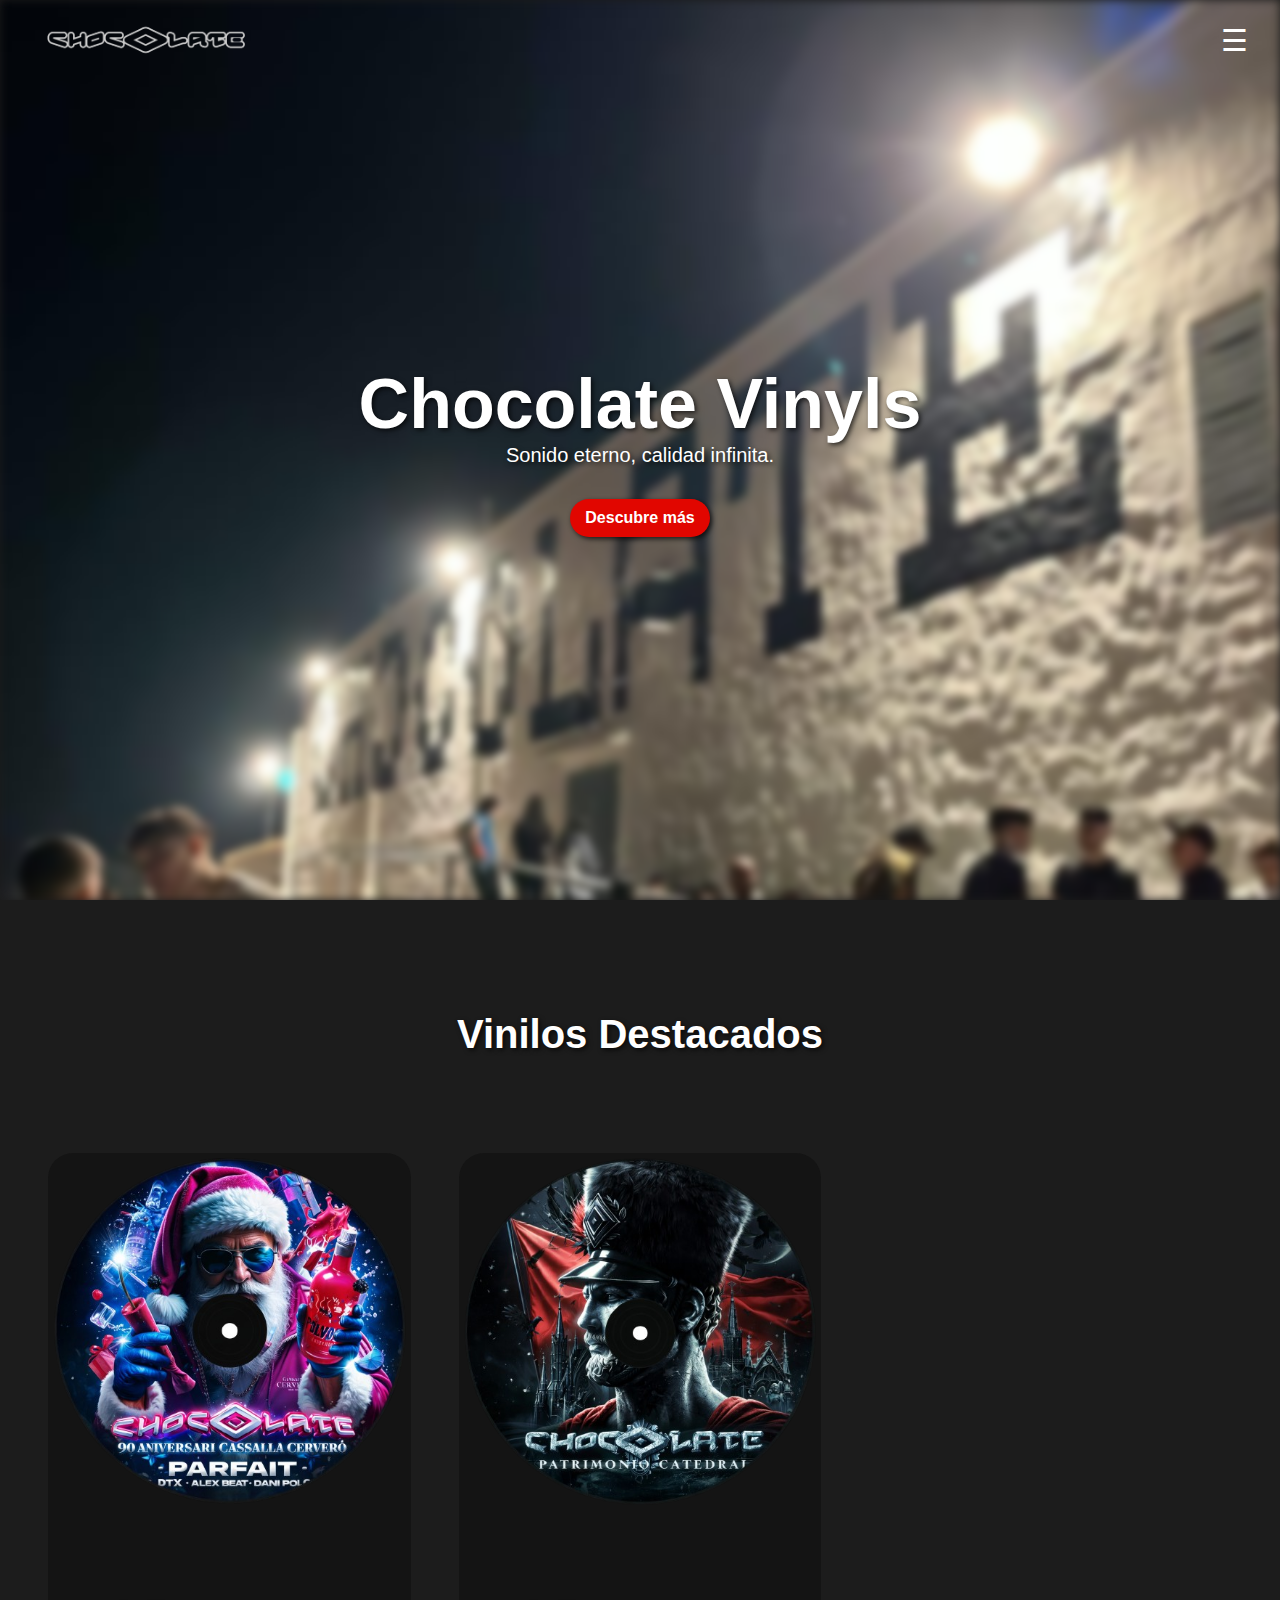
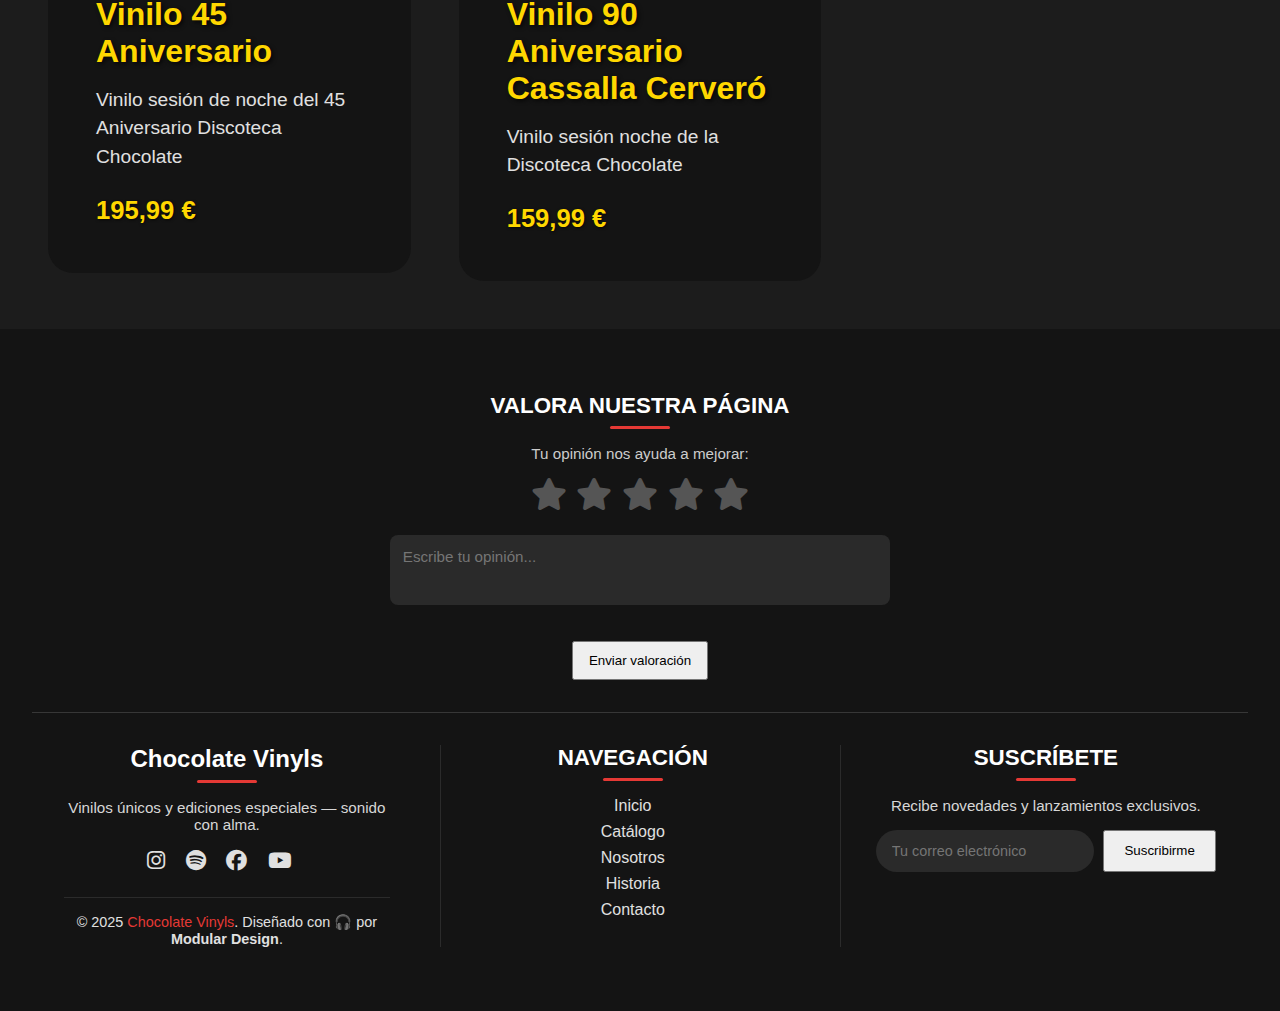
<file: frontend/index.html>
<!DOCTYPE html>
<html lang="es">

<head>
  <meta charset="UTF-8">
  <meta name="viewport" content="width=device-width, initial-scale=1.0">
  <title>Chocolate Vinyls</title>

  <link rel="stylesheet" href="css/estilos/estilos.css">

  <link rel="preconnect" href="https://fonts.googleapis.com">
  <link rel="preconnect" href="https://fonts.gstatic.com" crossorigin>
  <link href="https://fonts.googleapis.com/css2?family=Cabin:wght@400;700&family=Cormorant&display=swap"
    rel="stylesheet">

  <link rel="stylesheet"
        href="https://cdnjs.cloudflare.com/ajax/libs/font-awesome/6.5.0/css/all.min.css">
</head>

<body>

<header class="header-inicio">
  <div class="logo">
    <a href="index.html">
      <img src="img/logo.png" alt="Logo de la empresa">
    </a>
  </div>

  <button class="hamburger-btn" id="hamburger-btn">☰</button>

  <nav class="menu-lateral" id="menu-lateral">
    <ul>
      <li><a href="#index">Inicio</a></li>
      <li><a href="https://modulardesign-production.up.railway.app/catalogo/catalogo.php">Catálogo</a></li>
      <li><a href="nosotros.html">Nosotros</a></li>
      <li><a href="contacto.html">Contacto</a></li>
      <a href="https://modulardesign-production.up.railway.app/auth/login.php" class="boton-descubre">Gestión catálogo</a>
    </ul>
  </nav>
</header>

<main>

  <section id="index" class="hero">
    <div class="hero-fondo"></div>
    <div class="hero-texto">
      <h1 class="titulo-hero">Chocolate Vinyls</h1>
      <p class="eslogan">Sonido eterno, calidad infinita.</p>
      <a href="../backend/catalogo/catalogo.php" class="boton-descubre">Descubre más</a>
    </div>
  </section>

  <section id="catalogo" class="catalogo">
    <h2>Vinilos Destacados</h2>

    <div class="vinilo">
      <img src="img/images_vinilos/vinilo_13dic.png"
           alt="Vinilo 45 Aniversario"
           class="vinilo-imagen">
      <div class="vinilo-info">
        <h3 class="vinilo-titulo">Vinilo 45 Aniversario</h3>
        <p class="vinilo-descripcion">
          Vinilo sesión de noche del 45 Aniversario Discoteca Chocolate
        </p>
        <p class="vinilo-precio">195,99 €</p>
      </div>
    </div>

    <div class="vinilo">
      <img src="img/images_vinilos/vinilo_10ene.png"
           alt="Vinilo 90 Aniversario Cassalla Cerveró"
           class="vinilo-imagen">
      <div class="vinilo-info">
        <h3 class="vinilo-titulo">Vinilo 90 Aniversario Cassalla Cerveró</h3>
        <p class="vinilo-descripcion">
          Vinilo sesión noche de la Discoteca Chocolate
        </p>
        <p class="vinilo-precio">159,99 €</p>
      </div>
    </div>
  </section>

</main>

<footer class="footer">

  <!-- Zona superior: valoración -->
  <div class="footer-rating-top">
    <h3 class="footer-subtitle">Valora nuestra página</h3>
    <div class="footer-line"></div>
    <p class="rating-label">Tu opinión nos ayuda a mejorar:</p>

    <div class="stars">
      <i class="fas fa-star" data-value="1"></i>
      <i class="fas fa-star" data-value="2"></i>
      <i class="fas fa-star" data-value="3"></i>
      <i class="fas fa-star" data-value="4"></i>
      <i class="fas fa-star" data-value="5"></i>
    </div>

    <textarea class="rating-text" placeholder="Escribe tu opinión..." rows="2"></textarea>
    <button class="footer-button rating-submit">Enviar valoración</button>
  </div>

  <div class="footer-divider"></div>

  <div class="footer-container">

    <!-- Columna 1 -->
    <div class="footer-section">
      <h2 class="footer-title">Chocolate Vinyls</h2>
      <div class="footer-line"></div>
      <p class="footer-description">
        Vinilos únicos y ediciones especiales — sonido con alma.
      </p>

      <div class="social-links">
        <a href="#"><i class="fab fa-instagram"></i></a>
        <a href="#"><i class="fab fa-spotify"></i></a>
        <a href="#"><i class="fab fa-facebook"></i></a>
        <a href="#"><i class="fab fa-youtube"></i></a>
      </div>

      <div class="footer-bottom">
        © 2025 <span>Chocolate Vinyls</span>. Diseñado con 🎧 por
        <strong>Modular Design</strong>.
      </div>
    </div>

    <!-- Columna 2 -->
    <div class="footer-section">
      <h3 class="footer-subtitle">Navegación</h3>
      <div class="footer-line"></div>
      <ul class="footer-links">
        <li><a href="index.html">Inicio</a></li>
        <li><a href="../backend/catalogo/catalogo.php">Catálogo</a></li>
        <li><a href="nosotros.html">Nosotros</a></li>
        <li><a href="nosotros.html">Historia</a></li>
        <li><a href="contacto.html">Contacto</a></li>
      </ul>
    </div>

    <!-- Columna 3 -->
    <div class="footer-section">
      <h3 class="footer-subtitle">Suscríbete</h3>
      <div class="footer-line"></div>
      <p class="footer-description">
        Recibe novedades y lanzamientos exclusivos.
      </p>
      <form class="footer-form" onsubmit="return false;">
        <input type="email" class="footer-input"
               placeholder="Tu correo electrónico" required>
        <button type="submit" class="footer-button">Suscribirme</button>
      </form>
    </div>

  </div>
</footer>

<!-- ✅ JS CORRECTO SEGÚN TU ESTRUCTURA -->
<script src="menu_hamburgesa.js"></script>

</body>
</html>
</file>
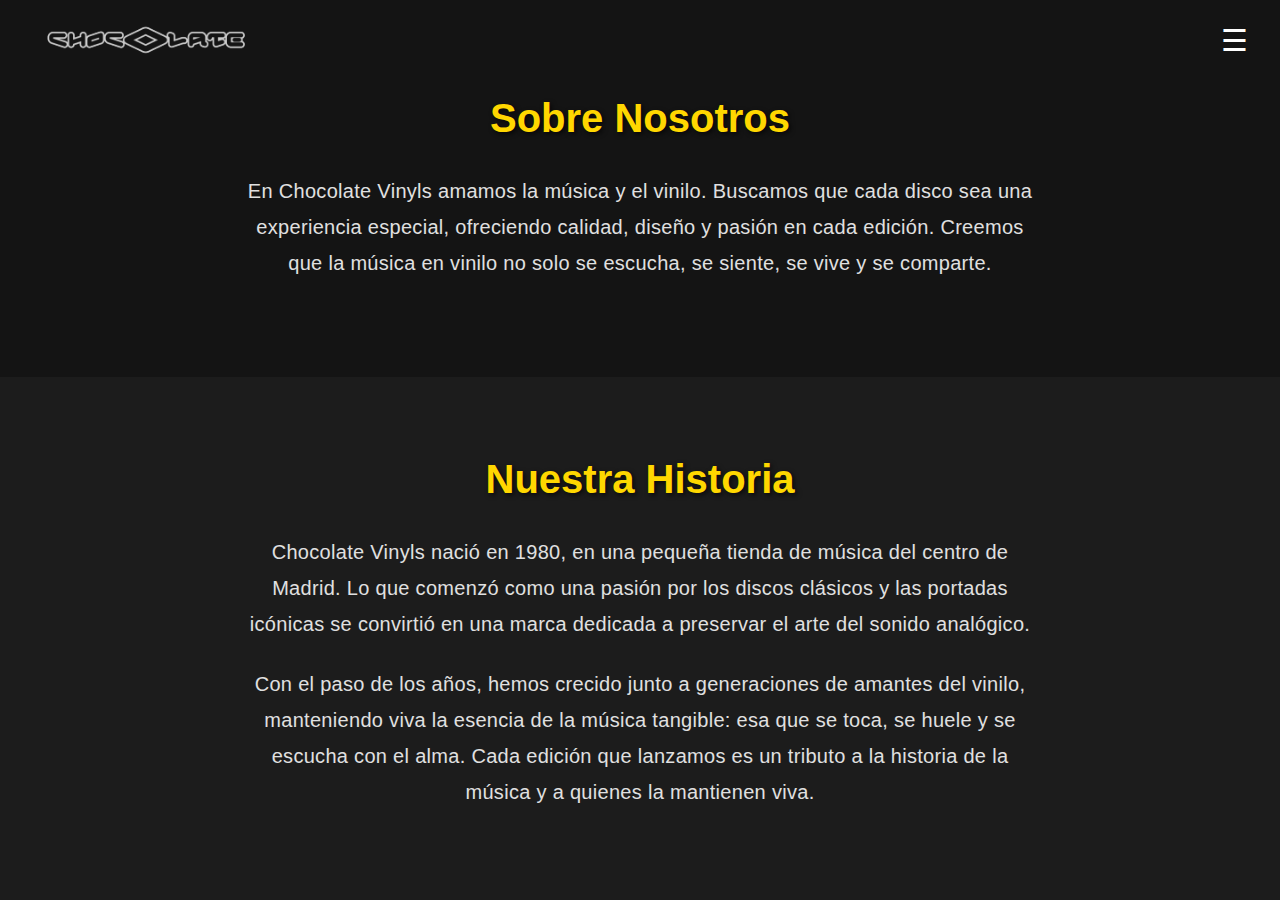
<file: nosotros.html>
<!DOCTYPE html>
<html lang="en">

<head>
    <meta charset="UTF-8">
    <meta name="viewport" content="width=device-width, initial-scale=1.0">
    <title>Nosotros</title>
    <link rel="stylesheet" href="estilos/estilos.css">
</head>

<body>
    <header class="header-inicio">
        <div class="logo">
            <img src="images/logo.png" alt="Logo de la empresa">
        </div>

        <button class="hamburger-btn" id="hamburger-btn">☰</button>

        <nav class="menu-lateral" id="menu-lateral">
            <ul>
                <li><a href="#index">Inicio</a></li>
                <li><a href="#catalogo">Catálogo</a></li>
                <li><a href="nosotros.html">Nosotros</a></li>
                <li><a href="#contacto">Contacto</a></li>
            </ul>
        </nav>
    </header>
    <!-- SOBRE NOSOTROS -->
    <section id="nosotros" class="nosotros-seccion">
        <h2 class="nosotros-titulo">Sobre Nosotros</h2>
        <p class="nosotros-texto">
            En Chocolate Vinyls amamos la música y el vinilo. Buscamos que cada disco sea una experiencia especial,
            ofreciendo calidad, diseño y pasión en cada edición. Creemos que la música en vinilo no solo se escucha,
            se siente, se vive y se comparte.
        </p>
    </section>

    <!-- HISTORIA (usa las mismas clases que "Sobre Nosotros" para respetar el estilo) -->
    <section id="historia" class="historia-seccion">
        <h2 class="nosotros-titulo">Nuestra Historia</h2>
        <p class="nosotros-texto">
            Chocolate Vinyls nació en 1980, en una pequeña tienda de música del centro de Madrid.
            Lo que comenzó como una pasión por los discos clásicos y las portadas icónicas se convirtió en
            una marca dedicada a preservar el arte del sonido analógico.
        </p>
        <p class="nosotros-texto">
            Con el paso de los años, hemos crecido junto a generaciones de amantes del vinilo,
            manteniendo viva la esencia de la música tangible: esa que se toca, se huele y se escucha
            con el alma. Cada edición que lanzamos es un tributo a la historia de la música
            y a quienes la mantienen viva.
        </p>
    </section>
</body>

</html>
</file>
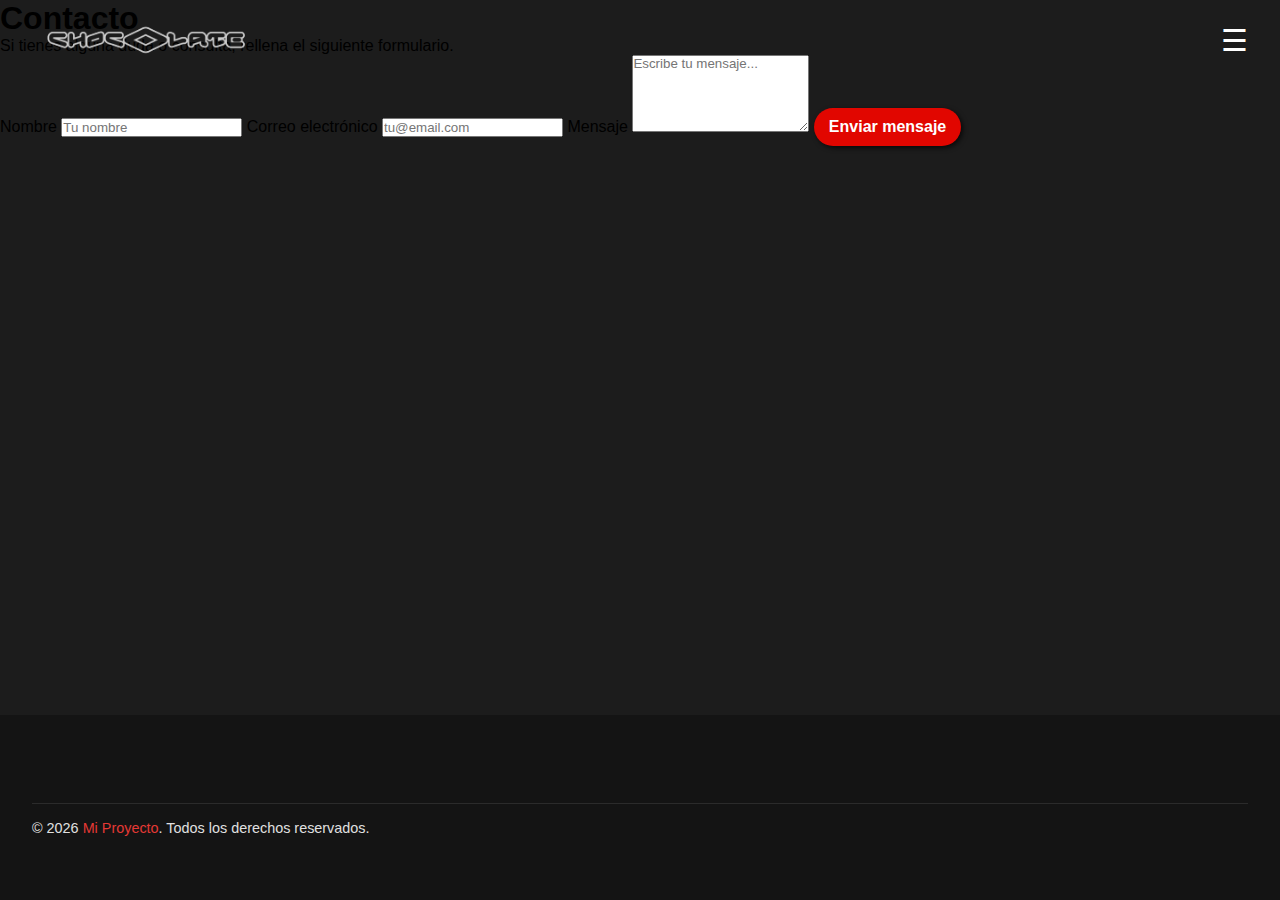
<file: frontend/contacto.html>
<!DOCTYPE html>
<html lang="es">
<head>
    <meta charset="UTF-8">
    <title>Contacto</title>

    <!-- Estilos -->
    <link rel="stylesheet" href="css/estilos/estilos.css">

    <!-- Responsive -->
    <meta name="viewport" content="width=device-width, initial-scale=1.0">
</head>
<body>

<header class="header-inicio">
    <div class="logo">
        <a href="index.html">
            <img src="img/logo.png" alt="Logo de la empresa">
        </a>
    </div>

    <button class="hamburger-btn" id="hamburger-btn">☰</button>

    <nav class="menu-lateral" id="menu-lateral">
        <ul>
            <li><a href="index.html">Inicio</a></li>
            <li><a href="../backend/catalogo/catalogo.php">Catálogo</a></li>
            <li><a href="nosotros.html">Nosotros</a></li>
            <li><a href="contacto.html">Contacto</a></li>
            <li><a href="../backend/auth/login.php" class="boton-descubre">Gestión catálogo</a></li>
        </ul>
    </nav>
</header>

<!-- CONTENIDO PRINCIPAL -->
<main class="contacto-layout">
    <section class="contacto-card">
        <h1>Contacto</h1>
        <p>Si tienes alguna duda o consulta, rellena el siguiente formulario.</p>

        <form class="contacto-form" action="#" method="post">
            <label for="nombre">Nombre</label>
            <input type="text" id="nombre" name="nombre" placeholder="Tu nombre" required>

            <label for="email">Correo electrónico</label>
            <input type="email" id="email" name="email" placeholder="tu@email.com" required>

            <label for="mensaje">Mensaje</label>
            <textarea id="mensaje" name="mensaje" rows="5" placeholder="Escribe tu mensaje..." required></textarea>

            <button type="submit" class="boton-base">Enviar mensaje</button>
        </form>
    </section>
</main>

<!-- FOOTER -->
<footer class="footer">
    <div class="footer-bottom">
        <p>&copy; 2026 <span>Mi Proyecto</span>. Todos los derechos reservados.</p>
    </div>
</footer>

<!-- JavaScript -->
<script src="../backend/menu_hamburgesa.js"></script>

</body>
</html>
</file>
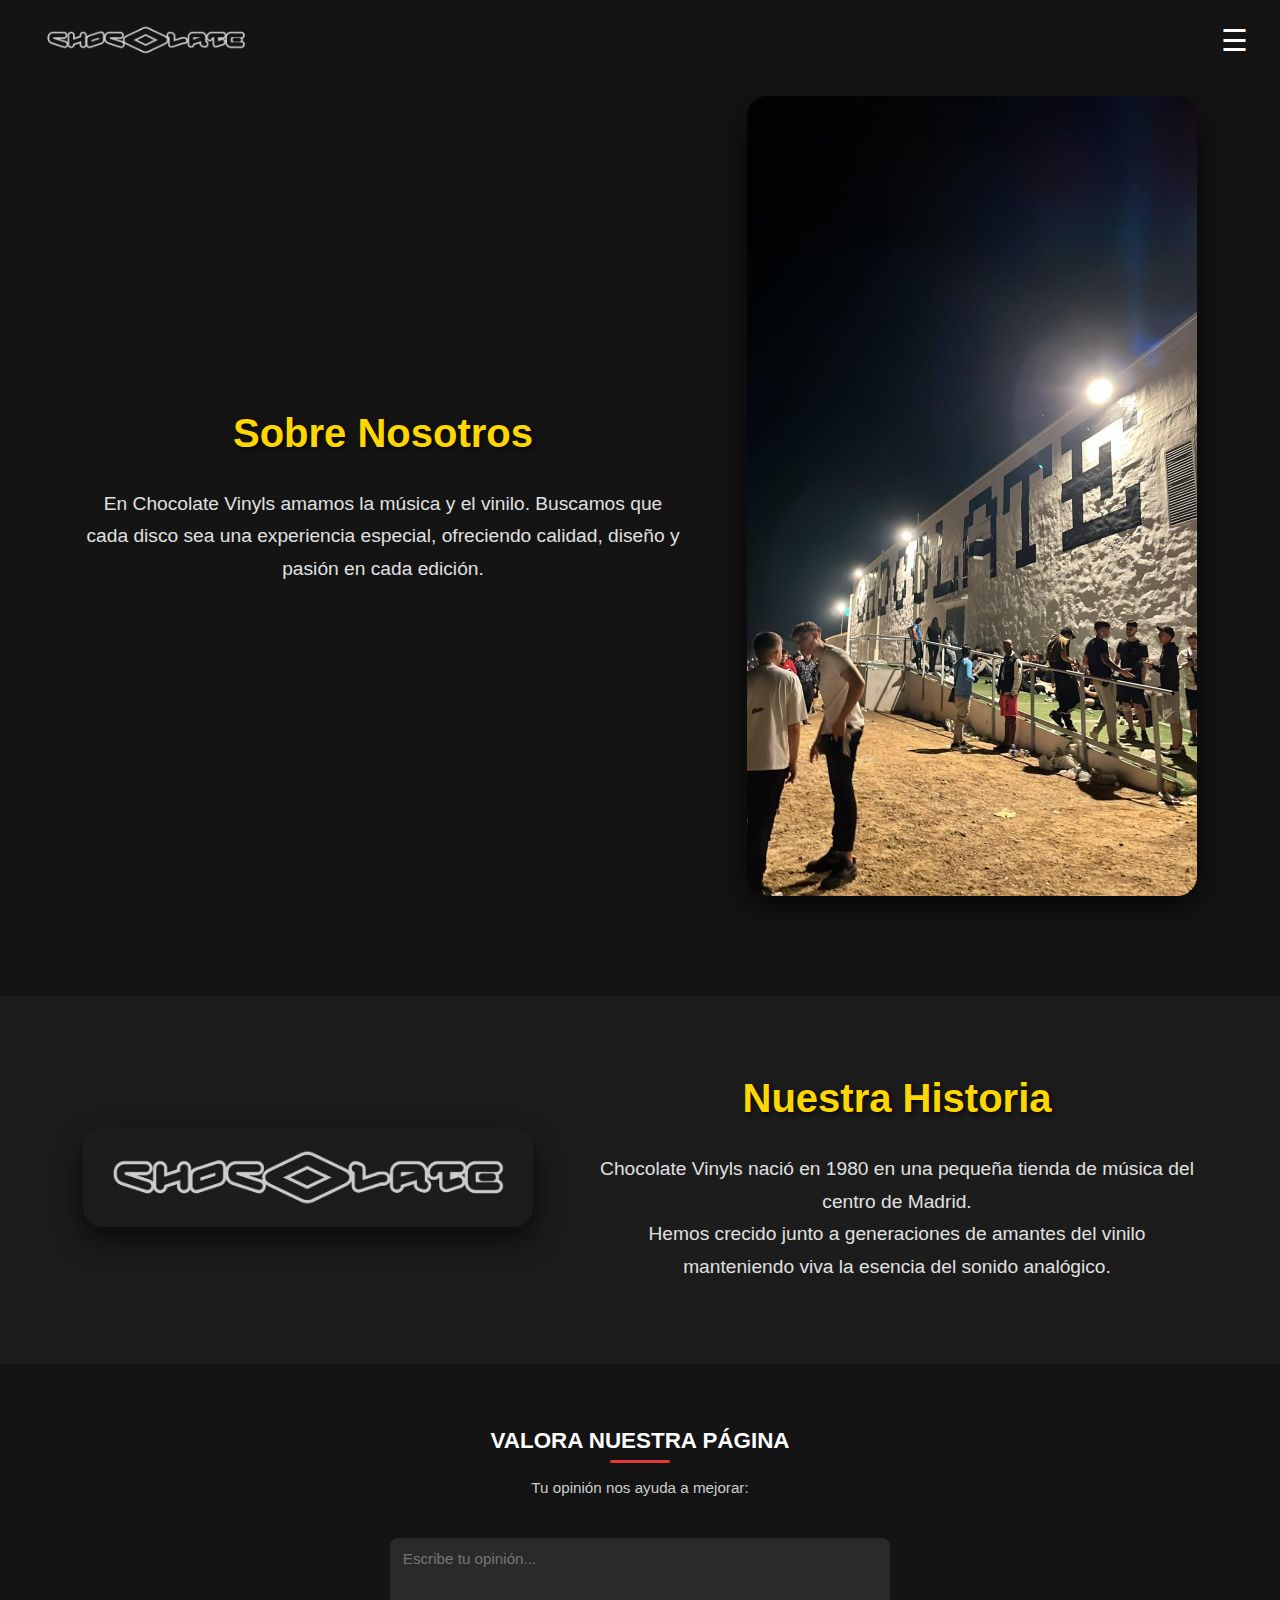
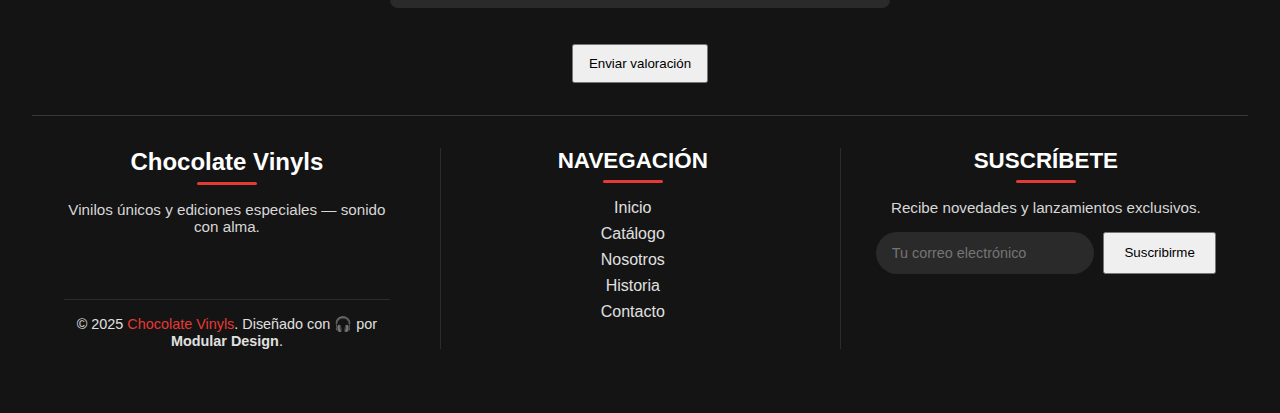
<file: frontend/nosotros.html>
<!DOCTYPE html>
<html lang="en">

<head>
    <meta charset="UTF-8">
    <meta name="viewport" content="width=device-width, initial-scale=1.0">
    <title>Nosotros</title>
    <link rel="stylesheet" href="css/estilos/estilos.css">
</head>

<body>
    <header class="header-inicio">
        <div class="logo">
            <a href="index.html">
                <img src="img/logo.png" alt="Logo de la empresa">
            </a>
        </div>

        <button class="hamburger-btn" id="hamburger-btn">☰</button>

        <nav class="menu-lateral" id="menu-lateral">
            <ul>
                <li><a href="index.html">Inicio</a></li>
                <li><a href="../backend/catalogo/catalogo.php">Catálogo</a></li>
                <li><a href="nosotros.html">Nosotros</a></li>
                <li><a href="#contacto">Contacto</a></li>
                <a href="../backend/auth/login.php" class="boton-descubre">Gestión catálogo</a>
            </ul>
        </nav>
    </header>
    <!-- SOBRE NOSOTROS -->
    <section id="nosotros" class="nosotros-seccion nosotros-flex">
        <div class="nosotros-contenido">
            <h2 class="nosotros-titulo">Sobre Nosotros</h2>
            <p class="nosotros-texto">
                En Chocolate Vinyls amamos la música y el vinilo. Buscamos que cada disco sea una experiencia especial,
                ofreciendo calidad, diseño y pasión en cada edición.
            </p>
        </div>

        <div class="nosotros-imagen">
            <img src="img/imagen_fondo_main.jpg" alt="Vinilos clásicos">
        </div>
    </section>


    <section id="historia" class="historia-seccion nosotros-flex reverse">
        <div class="nosotros-contenido">
            <h2 class="nosotros-titulo">Nuestra Historia</h2>
            <p class="nosotros-texto">
                Chocolate Vinyls nació en 1980 en una pequeña tienda de música del centro de Madrid.
            </p>
            <p class="nosotros-texto">
                Hemos crecido junto a generaciones de amantes del vinilo manteniendo viva la esencia del sonido
                analógico.
            </p>
        </div>

        <div class="nosotros-imagen">
            <img src="img/logo.png" alt="Historia del vinilo">
        </div>
    </section>

    <footer class="footer">

  <!-- Zona superior: valoración -->
  <div class="footer-rating-top">
    <h3 class="footer-subtitle">Valora nuestra página</h3>
    <div class="footer-line"></div>
    <p class="rating-label">Tu opinión nos ayuda a mejorar:</p>

    <div class="stars">
      <i class="fas fa-star" data-value="1"></i>
      <i class="fas fa-star" data-value="2"></i>
      <i class="fas fa-star" data-value="3"></i>
      <i class="fas fa-star" data-value="4"></i>
      <i class="fas fa-star" data-value="5"></i>
    </div>

    <textarea class="rating-text" placeholder="Escribe tu opinión..." rows="2"></textarea>
    <button class="footer-button rating-submit">Enviar valoración</button>
  </div>

  <div class="footer-divider"></div>

  <div class="footer-container">

    <!-- Columna 1 -->
    <div class="footer-section">
      <h2 class="footer-title">Chocolate Vinyls</h2>
      <div class="footer-line"></div>
      <p class="footer-description">
        Vinilos únicos y ediciones especiales — sonido con alma.
      </p>

      <div class="social-links">
        <a href="#"><i class="fab fa-instagram"></i></a>
        <a href="#"><i class="fab fa-spotify"></i></a>
        <a href="#"><i class="fab fa-facebook"></i></a>
        <a href="#"><i class="fab fa-youtube"></i></a>
      </div>

      <div class="footer-bottom">
        © 2025 <span>Chocolate Vinyls</span>. Diseñado con 🎧 por
        <strong>Modular Design</strong>.
      </div>
    </div>

    <!-- Columna 2 -->
    <div class="footer-section">
      <h3 class="footer-subtitle">Navegación</h3>
      <div class="footer-line"></div>
      <ul class="footer-links">
        <li><a href="#index">Inicio</a></li>
        <li><a href="#catalogo">Catálogo</a></li>
        <li><a href="nosotros.html">Nosotros</a></li>
        <li><a href="#historia">Historia</a></li>
        <li><a href="#contacto">Contacto</a></li>
      </ul>
    </div>

    <!-- Columna 3 -->
    <div class="footer-section">
      <h3 class="footer-subtitle">Suscríbete</h3>
      <div class="footer-line"></div>
      <p class="footer-description">
        Recibe novedades y lanzamientos exclusivos.
      </p>
      <form class="footer-form" onsubmit="return false;">
        <input type="email" class="footer-input"
               placeholder="Tu correo electrónico" required>
        <button type="submit" class="footer-button">Suscribirme</button>
      </form>
    </div>

  </div>
</footer>
    <script src="../backend/menu_hamburgesa.js"></script>
</body>

</html>
</file>
<file: frontend/css/estilos/estilos.css>
/* ========== RESETEO GLOBAL ========== */
*{box-sizing:border-box;margin:0;padding:0;font-family:'Trebuchet MS',sans-serif;}
:root{--fondogen:#1c1c1c;--fondosec:#141414;--textoprin:white;--textosec:#e0e0e0;--botones:#e10600;--hover:#ff3d00;--precios:#ffd700;}
html,body{height:100%;}
body{background-color:var(--fondogen);display:flex;flex-direction:column;}
/* ========== HEADER ========== */
.header-inicio{position:absolute;top:0;left:0;width:100%;height:80px;display:flex;justify-content:space-between;align-items:center;padding:0 2rem;z-index:1000;background-color:transparent;}
.logo{display:flex;align-items:center;min-width:120px;}
.logo img{height:50px;width:auto;display:block;}
/* ========== BOTÓN HAMBURGUESA ========== */
.hamburger-btn{font-size:30px;background:none;border:none;color:white;cursor:pointer;z-index:1600;}
/* ========== MENÚ LATERAL ========== */
.menu-lateral{position:fixed;top:0;right:-100%;width:70%;max-width:300px;height:100vh;background:var(--fondosec);box-shadow:0 4px 12px rgba(0,0,0,0.5);display:flex;flex-direction:column;justify-content:center;align-items:center;transition:right 0.4s ease;z-index:1500;}
.menu-lateral.open{right:0;}
.menu-lateral ul{list-style:none;}
.menu-lateral li{margin:20px 0;}
.menu-lateral a{color:#fff;font-size:1.6rem;text-decoration:none;transition:color 0.3s ease;}
/* Regla que afecta a todos los enlaces del menú */
.menu-lateral a:hover{color:var(--hover);}
.menu-lateral.open::before{content:"";position:fixed;top:0;left:0;width:100%;height:100vh;background:rgba(0,0,0,0.4);backdrop-filter:blur(3px);z-index:-1;}

/* === ESTILO BASE UNIFICADO PARA TODOS LOS BOTONES === */
/* Esta clase se aplicará a .boton-descubre y .footer-button/rating-submit */
.boton-base, .boton-descubre {
    display:inline-block;
    padding:10px 15px;
    font-size:1rem;
    font-weight:bold;
    color:white;
    background-color:var(--botones);
    border:none;
    border-radius:25px;
    text-decoration:none;
    cursor:pointer;
    transition:background-color 0.3s ease,transform 0.3s ease;
    box-shadow:2px 2px 5px rgba(0,0,0,0.7);
    /* Resetea la apariencia de <button> */
    -webkit-appearance: none;
    -moz-appearance: none;
    appearance: none;
    line-height: normal; /* Asegura que el botón no se estire verticalmente */
}

.boton-base:hover, .boton-descubre:hover {
    background-color:var(--hover);
    transform:scale(1.05);
    color:white !important; /* Mantiene el texto blanco en el hover, anulando .menu-lateral a:hover */
}

/* ========== HERO ========== */
.hero{position:relative;height:100vh;display:flex;justify-content:center;align-items:center;overflow:hidden;}
.hero-fondo{position:absolute;width:100%;height:100%;background:url('../../img/imagen_fondo_main.jpg') center/cover no-repeat;filter:blur(5px);z-index:-1;}
.hero-texto{position:relative;color:white;text-align:center;z-index:1;}
.titulo-hero{font-size:70px;text-shadow:2px 2px 5px rgba(0,0,0,0.7);}
.eslogan{font-size:20px;text-shadow:2px 2px 5px rgba(0,0,0,0.7);}
/* Estilos específicos para el botón del HERO (manteniendo la clase .boton-descubre) */
.hero-texto .boton-descubre {
    margin-top:2rem;
}

/* ========== CATÁLOGO ========== */
main{flex:1;}
.catalogo{padding:3rem;margin:0;height:100vh;background-color:var(--fondogen);color:var(--textoprin);display:flex;flex-direction:column;align-items:center;justify-content:center;}
.catalogo h2{margin-bottom:3rem;font-size:2.5rem;text-align:center;text-shadow:2px 2px 5px rgba(0,0,0,0.7);}
.vinilo{display:flex;flex-wrap:wrap;align-items:center;justify-content:center;gap:2rem;background-color:var(--fondosec);border-radius:25px;overflow:hidden;transition:transform 0.3s ease,box-shadow 0.3s ease;max-width:1100px;}
.vinilo:hover{transform:scale(1.05);box-shadow:0 8px 20px rgba(0,0,0,0.6);}
.vinilo-imagen{width:100%;max-width:400px;height:auto;display:block;}
.vinilo-info{flex:1;display:flex;flex-direction:column;justify-content:center;padding:3rem;}
.vinilo-titulo{font-size:2rem;margin-bottom:1rem;text-shadow:2px 2px 4px rgba(0,0,0,0.7);color:var(--precios);}
.vinilo-descripcion{font-size:1.2rem;margin-bottom:1.5rem;line-height:1.5;color:var(--textosec);}
.vinilo-precio{font-size:1.6rem;font-weight:bold;color:var(--precios);text-shadow:1px 1px 3px rgba(0,0,0,0.7);}
/* ========== SOBRE NOSOTROS ========== */
.nosotros-seccion{background-color:var(--fondosec);color:var(--textoprin);padding:6rem 2rem;text-align:center;}
.nosotros-titulo{font-size:2.5rem;margin-bottom:2rem;color:var(--precios);text-shadow:2px 2px 5px rgba(0,0,0,0.7);}
.nosotros-texto{font-size:1.2rem;color:var(--textosec);max-width:800px;margin:0 auto;line-height:1.7;}
/* ========== HISTORIA ========== */
.historia-seccion{background:var(--fondogen);color:#fff;padding:80px 2rem;text-align:center;}
.historia-titulo{font-size:2rem;margin-bottom:2rem;font-family:'Cormorant',serif;}
.historia-texto{max-width:800px;margin:0 auto 1.5rem auto;font-family:'Cabin',sans-serif;font-size:1.1rem;line-height:1.6;}
/* === FOOTER === */
.footer{background-color:var(--fondosec);color:var(--textosec);padding:4rem 2rem;font-family:'Inter',sans-serif;}
/* === VALORACIÓN SUPERIOR === */
.footer-rating-top{text-align:center;margin-bottom:2rem;}
.footer-subtitle{color:#fff;font-weight:600;font-size:1.4rem;text-transform:uppercase;display:inline-block;}
.footer-line{width:60px;height:3px;background-color:#e53935;border-radius:3px;margin:0.4rem auto 1rem;}
.rating-label{color:#ccc;font-size:0.95rem;margin-bottom:0.5rem;}
/* Estrellas */
.stars{display:flex;justify-content:center;gap:0.6rem;margin:1rem 0;}
.stars i{font-size:2rem;color:#555;cursor:pointer;transition:color 0.3s,transform 0.2s;}
.stars i:hover{transform:scale(1.15);color:#e53935;}
.stars i.filled{color:#e53935;}
/* Textarea */
.rating-text{width:80%;max-width:500px;height:70px;margin:0.6rem 0 1rem;padding:0.8rem;border-radius:8px;border:none;background-color:#2a2a2a;color:#fff;resize:none;font-size:0.95rem;outline:none;}
/* BOTONES DEL FOOTER (Se sobrescriben para usar el nuevo diseño unificado) */
.footer-button, .rating-submit {
    /* HEREDA EL ESTILO UNIFICADO */
    @extend .boton-base;
    height: 42px; /* Propiedad específica para el footer */
    padding: 0 1.2rem;
    margin: 0;
}
.footer-rating-top .rating-submit {
    display: block;
    margin: 1rem auto 0; /* Centrado específico para el botón de enviar valoración */
    height: auto;
    padding: 10px 15px;
}
/* Línea divisoria */
.footer-divider{width:100%;height:1px;background-color:rgba(255,255,255,0.15);margin:2rem 0;}
/* === CONTENIDO INFERIOR === */
.footer-container{max-width:1200px;margin:0 auto;display:flex;gap:2rem;position:relative;align-items:flex-start;}
/* Líneas verticales */
.footer-container::before,.footer-container::after{content:"";position:absolute;top:0;bottom:0;width:1px;background-color:rgba(255,255,255,0.1);}
.footer-container::before{left:33.33%;}.footer-container::after{left:66.66%;}
.footer-section{flex:1;padding:0 1.5rem;text-align:center;}
/* Títulos centrados */
.footer-title,.footer-subtitle{color:#fff;font-weight:600;text-align:center;}
.footer-description{color:#d7d7d7;font-size:0.95rem;margin-bottom:1rem;}
/* Enlaces */
.footer-links{list-style:none;padding:0;margin:0;}
.footer-links li{margin-bottom:0.5rem;}
.footer-links a{color:var(--textosec);text-decoration:none;transition:color 0.3s;}
.footer-links a:hover{color:#ff5252;}
/* === FORMULARIO SUSCRIPCIÓN === */
.footer-form{display:flex;align-items:center;justify-content:center;gap:0.6rem;}
.footer-input{flex:1;padding:0.6rem 1rem;border-radius:25px;border:none;outline:none;background-color:#2a2a2a;color:#fff;font-size:0.9rem;height:42px;}

/* Redes sociales */
.social-links{margin-top:1rem;}
.social-links a{color:var(--textosec);font-size:1.3rem;margin-right:1rem;transition:color 0.3s;}
.social-links a:hover{color:#e53935;}
/* Copyright */
.footer-bottom{border-top:1px solid rgba(255,255,255,0.1);margin-top:1.5rem;padding-top:1rem;font-size:0.9rem;color:var(--textosec);}
.footer-bottom span{color:#e53935;}

/* Responsivo */
@media (max-width: 900px){.footer-container{flex-direction:column;}.footer-container::before,.footer-container::after{display:none;}.footer-section{padding:1rem 0;}.footer-form{flex-direction:column;align-items:stretch;}.footer-input{width:100%;}.footer-button, .rating-submit, .boton-descubre{width:100%;margin-top:0.6rem;}}

/* === LAYOUT IMAGEN + TEXTO NOSOTROS / HISTORIA === */
.nosotros-flex {
    display: flex;
    align-items: center;
    justify-content: center;
    gap: 4rem;
}

/* Invierte columnas */
.nosotros-flex.reverse {
    flex-direction: row-reverse;
}

/* Texto */
.nosotros-contenido {
    flex: 1;
    max-width: 600px;
}

/* Imagen */
.nosotros-imagen {
    flex: 1;
    max-width: 450px;
}

.nosotros-imagen img {
    width: 100%;
    border-radius: 20px;
    box-shadow: 0 12px 30px rgba(0,0,0,0.7);
    transition: transform 0.4s ease;
}

/* Hover sutil */
.nosotros-imagen img:hover {
    transform: scale(1.03);
}

/* ================== CATÁLOGO EN 2 COLUMNAS (SIN TOCAR DESTACADO) ================== */

.catalogo {
    display: grid;
    grid-template-columns: repeat(2, 1fr);
    gap: 3rem;
    align-items: start;
    padding-top: 7rem; /* para que no lo tape el header */
}

/* El título ocupa las 2 columnas */
.catalogo h2 {
    grid-column: 1 / -1;
}

/* SOLO tarjetas del catálogo */
.catalogo-vinilo {
    display: flex;
    flex-direction: column;
    align-items: center;
}

/* Imagen solo catálogo */
.catalogo-vinilo .vinilo-imagen {
    width: 100%;
    height: auto;
    object-fit: cover;
}

/* ================== FIX DEFINITIVO CATÁLOGO ================== */

/* Cada tarjeta del catálogo es independiente */
.catalogo-vinilo {
    overflow: hidden;
}

/* RESETEO TOTAL de la imagen SOLO en el catálogo */
.catalogo-vinilo .vinilo-imagen {
    position: static !important;
    display: block;
    width: 100%;
    max-width: 100%;
    height: auto;
    margin: 0;
    border-radius: 0;
    transform: none;
}

/* Separación clara entre tarjetas */
.catalogo-vinilo + .catalogo-vinilo {
    margin-top: 0;
}

/* ================== FIX REAL CATÁLOGO ================== */

/* El catálogo SÍ es grid (anula flex y height) */
.catalogo {
    display: grid !important;
    grid-template-columns: repeat(3, 1fr);
    gap: 3rem;

    align-items: start;
    justify-content: stretch;

    height: auto !important;
    padding-top: 7rem; /* para el header */
}

/* El título ocupa las dos columnas */
.catalogo h2 {
    grid-column: 1 / -1;
}

/* SOLO las tarjetas del catálogo */
.catalogo-vinilo {
    display: block;            /* 🔑 NO flex */
    max-width: 100%;
}

/* Imagen normal, sin herencias raras */
.catalogo-vinilo .vinilo-imagen {
    width: 100%;
    max-width: 100%;
    height: auto;
    display: block;
    position: static;
}

/* ================== CARRITO ================== */

.carrito-layout {
    padding: 7rem 3rem 3rem;
    color: white;
}

.carrito-titulo {
    font-size: 2.5rem;
    margin-bottom: 3rem;
}

.carrito-contenido {
    display: grid;
    grid-template-columns: 2fr 1fr;
    gap: 3rem;
    align-items: start;
}

/* LISTA */
.carrito-lista {
    display: flex;
    flex-direction: column;
    gap: 2rem;
}

/* TARJETA */
.carrito-card {
    display: grid;
    grid-template-columns: 90px 1fr auto;
    gap: 1.5rem;
    align-items: center;

    background: #111;
    padding: 1.5rem;
    border-radius: 20px;
}

/* IMAGEN */
.carrito-img {
    width: 80px;
    height: 80px;
    object-fit: cover;
    border-radius: 50%;
}

/* INFO */
.carrito-card-info h3 {
    color: var(--precios);
    margin-bottom: 0.5rem;
}

.carrito-descripcion {
    color: var(--textosec);
    font-size: 0.9rem;
    margin-bottom: 0.5rem;
}

.carrito-cantidad {
    font-size: 0.9rem;
}

.carrito-eliminar {
    color: #ff4d4d;
    text-decoration: none;
    font-size: 0.85rem;
}

/* PRECIO DERECHA */
.carrito-precio-derecha {
    font-size: 1.3rem;
    font-weight: bold;
    color: var(--precios);
    white-space: nowrap;
}

/* RESUMEN */
.carrito-resumen {
    position: sticky;
    top: 7rem;

    background: #111;
    padding: 2rem;
    border-radius: 20px;

    height: fit-content;
}

.carrito-resumen h3 {
    color: var(--precios);
    margin-bottom: 2rem;
}

/* RESPONSIVE */
@media (max-width: 900px) {
    .carrito-contenido {
        grid-template-columns: 1fr;
    }

    .carrito-resumen {
        position: static;
    }
}



/* En móvil: 1 columna */
@media (max-width: 900px) {
    .catalogo {
        grid-template-columns: 1fr;
    }
}

/* Responsive: móvil a 1 columna */
@media (max-width: 600px) {
    .catalogo {
        grid-template-columns: 1fr;
    }
}

/* Responsive */
@media (max-width: 900px) {
    .nosotros-flex,
    .nosotros-flex.reverse {
        flex-direction: column;
        text-align: center;
    }

    .nosotros-imagen {
        max-width: 100%;
    }
}
</file>
<file: estilos/estilos.css>
/* ========== RESETEO GLOBAL ========== */
*{box-sizing:border-box;margin:0;padding:0;font-family:'Trebuchet MS',sans-serif;}
:root{--fondogen:#1c1c1c;--fondosec:#141414;--textoprin:white;--textosec:#e0e0e0;--botones:#e10600;--hover:#ff3d00;--precios:#ffd700;}
html,body{height:100%;}
body{background-color:var(--fondogen);display:flex;flex-direction:column;}
/* ========== HEADER ========== */
.header-inicio{position:absolute;top:0;left:0;width:100%;height:80px;display:flex;justify-content:space-between;align-items:center;padding:0 2rem;z-index:1000;background-color:transparent;}
.logo{display:flex;align-items:center;min-width:120px;}
.logo img{height:50px;width:auto;display:block;}
/* ========== BOTÓN HAMBURGUESA ========== */
.hamburger-btn{font-size:30px;background:none;border:none;color:white;cursor:pointer;z-index:1600;}
/* ========== MENÚ LATERAL ========== */
.menu-lateral{position:fixed;top:0;right:-100%;width:70%;max-width:300px;height:100vh;background:var(--fondosec);box-shadow:0 4px 12px rgba(0,0,0,0.5);display:flex;flex-direction:column;justify-content:center;align-items:center;transition:right 0.4s ease;z-index:1500;}
.menu-lateral.open{right:0;}
.menu-lateral ul{list-style:none;}
.menu-lateral li{margin:20px 0;}
.menu-lateral a{color:#fff;font-size:1.6rem;text-decoration:none;transition:color 0.3s ease;}
/* Regla que afecta a todos los enlaces del menú */
.menu-lateral a:hover{color:var(--hover);}
.menu-lateral.open::before{content:"";position:fixed;top:0;left:0;width:100%;height:100vh;background:rgba(0,0,0,0.4);backdrop-filter:blur(3px);z-index:-1;}

/* === ESTILO BASE UNIFICADO PARA TODOS LOS BOTONES === */
/* Esta clase se aplicará a .boton-descubre y .footer-button/rating-submit */
.boton-base, .boton-descubre {
    display:inline-block;
    padding:10px 15px;
    font-size:1rem;
    font-weight:bold;
    color:white;
    background-color:var(--botones);
    border:none;
    border-radius:25px;
    text-decoration:none;
    cursor:pointer;
    transition:background-color 0.3s ease,transform 0.3s ease;
    box-shadow:2px 2px 5px rgba(0,0,0,0.7);
    /* Resetea la apariencia de <button> */
    -webkit-appearance: none;
    -moz-appearance: none;
    appearance: none;
    line-height: normal; /* Asegura que el botón no se estire verticalmente */
}

.boton-base:hover, .boton-descubre:hover {
    background-color:var(--hover);
    transform:scale(1.05);
    color:white !important; /* Mantiene el texto blanco en el hover, anulando .menu-lateral a:hover */
}

/* ========== HERO ========== */
.hero{position:relative;height:100vh;display:flex;justify-content:center;align-items:center;overflow:hidden;}
.hero-fondo{position:absolute;width:100%;height:100%;background:url('../images/imagen_fondo_main.jpg') center/cover no-repeat;filter:blur(5px);z-index:-1;}
.hero-texto{position:relative;color:white;text-align:center;z-index:1;}
.titulo-hero{font-size:70px;text-shadow:2px 2px 5px rgba(0,0,0,0.7);}
.eslogan{font-size:20px;text-shadow:2px 2px 5px rgba(0,0,0,0.7);}
/* Estilos específicos para el botón del HERO (manteniendo la clase .boton-descubre) */
.hero-texto .boton-descubre {
    margin-top:2rem;
}

/* ========== CATÁLOGO ========== */
main{flex:1;}
.catalogo{padding:3rem;margin:0;height:100vh;background-color:var(--fondogen);color:var(--textoprin);display:flex;flex-direction:column;align-items:center;justify-content:center;}
.catalogo h2{margin-bottom:3rem;font-size:2.5rem;text-align:center;text-shadow:2px 2px 5px rgba(0,0,0,0.7);}
.vinilo{display:flex;flex-wrap:wrap;align-items:center;justify-content:center;gap:2rem;background-color:var(--fondosec);border-radius:25px;overflow:hidden;transition:transform 0.3s ease,box-shadow 0.3s ease;max-width:1100px;}
.vinilo:hover{transform:scale(1.05);box-shadow:0 8px 20px rgba(0,0,0,0.6);}
.vinilo-imagen{width:100%;max-width:400px;height:auto;display:block;}
.vinilo-info{flex:1;display:flex;flex-direction:column;justify-content:center;padding:3rem;}
.vinilo-titulo{font-size:2rem;margin-bottom:1rem;text-shadow:2px 2px 4px rgba(0,0,0,0.7);color:var(--precios);}
.vinilo-descripcion{font-size:1.2rem;margin-bottom:1.5rem;line-height:1.5;color:var(--textosec);}
.vinilo-precio{font-size:1.6rem;font-weight:bold;color:var(--precios);text-shadow:1px 1px 3px rgba(0,0,0,0.7);}
/* ========== SOBRE NOSOTROS ========== */
.nosotros-seccion{background-color:var(--fondosec);color:var(--textoprin);padding:6rem 2rem;text-align:center;}
.nosotros-titulo{font-size:2.5rem;margin-bottom:2rem;color:var(--precios);text-shadow:2px 2px 5px rgba(0,0,0,0.7);}
.nosotros-texto{font-size:1.2rem;color:var(--textosec);max-width:800px;margin:0 auto;line-height:1.7;}
/* ========== HISTORIA ========== */
.historia-seccion{background:var(--fondogen);color:#fff;padding:80px 2rem;text-align:center;}
.historia-titulo{font-size:2rem;margin-bottom:2rem;font-family:'Cormorant',serif;}
.historia-texto{max-width:800px;margin:0 auto 1.5rem auto;font-family:'Cabin',sans-serif;font-size:1.1rem;line-height:1.6;}
/* === FOOTER === */
.footer{background-color:var(--fondosec);color:var(--textosec);padding:4rem 2rem;font-family:'Inter',sans-serif;}
/* === VALORACIÓN SUPERIOR === */
.footer-rating-top{text-align:center;margin-bottom:2rem;}
.footer-subtitle{color:#fff;font-weight:600;font-size:1.4rem;text-transform:uppercase;display:inline-block;}
.footer-line{width:60px;height:3px;background-color:#e53935;border-radius:3px;margin:0.4rem auto 1rem;}
.rating-label{color:#ccc;font-size:0.95rem;margin-bottom:0.5rem;}
/* Estrellas */
.stars{display:flex;justify-content:center;gap:0.6rem;margin:1rem 0;}
.stars i{font-size:2rem;color:#555;cursor:pointer;transition:color 0.3s,transform 0.2s;}
.stars i:hover{transform:scale(1.15);color:#e53935;}
.stars i.filled{color:#e53935;}
/* Textarea */
.rating-text{width:80%;max-width:500px;height:70px;margin:0.6rem 0 1rem;padding:0.8rem;border-radius:8px;border:none;background-color:#2a2a2a;color:#fff;resize:none;font-size:0.95rem;outline:none;}
/* BOTONES DEL FOOTER (Se sobrescriben para usar el nuevo diseño unificado) */
.footer-button, .rating-submit {
    /* HEREDA EL ESTILO UNIFICADO */
    @extend .boton-base;
    height: 42px; /* Propiedad específica para el footer */
    padding: 0 1.2rem;
    margin: 0;
}
.footer-rating-top .rating-submit {
    display: block;
    margin: 1rem auto 0; /* Centrado específico para el botón de enviar valoración */
    height: auto;
    padding: 10px 15px;
}
/* Línea divisoria */
.footer-divider{width:100%;height:1px;background-color:rgba(255,255,255,0.15);margin:2rem 0;}
/* === CONTENIDO INFERIOR === */
.footer-container{max-width:1200px;margin:0 auto;display:flex;gap:2rem;position:relative;align-items:flex-start;}
/* Líneas verticales */
.footer-container::before,.footer-container::after{content:"";position:absolute;top:0;bottom:0;width:1px;background-color:rgba(255,255,255,0.1);}
.footer-container::before{left:33.33%;}.footer-container::after{left:66.66%;}
.footer-section{flex:1;padding:0 1.5rem;text-align:center;}
/* Títulos centrados */
.footer-title,.footer-subtitle{color:#fff;font-weight:600;text-align:center;}
.footer-description{color:#d7d7d7;font-size:0.95rem;margin-bottom:1rem;}
/* Enlaces */
.footer-links{list-style:none;padding:0;margin:0;}
.footer-links li{margin-bottom:0.5rem;}
.footer-links a{color:var(--textosec);text-decoration:none;transition:color 0.3s;}
.footer-links a:hover{color:#ff5252;}
/* === FORMULARIO SUSCRIPCIÓN === */
.footer-form{display:flex;align-items:center;justify-content:center;gap:0.6rem;}
.footer-input{flex:1;padding:0.6rem 1rem;border-radius:25px;border:none;outline:none;background-color:#2a2a2a;color:#fff;font-size:0.9rem;height:42px;}

/* Redes sociales */
.social-links{margin-top:1rem;}
.social-links a{color:var(--textosec);font-size:1.3rem;margin-right:1rem;transition:color 0.3s;}
.social-links a:hover{color:#e53935;}
/* Copyright */
.footer-bottom{border-top:1px solid rgba(255,255,255,0.1);margin-top:1.5rem;padding-top:1rem;font-size:0.9rem;color:var(--textosec);}
.footer-bottom span{color:#e53935;}

/* Responsivo */
@media (max-width: 900px){.footer-container{flex-direction:column;}.footer-container::before,.footer-container::after{display:none;}.footer-section{padding:1rem 0;}.footer-form{flex-direction:column;align-items:stretch;}.footer-input{width:100%;}.footer-button, .rating-submit, .boton-descubre{width:100%;margin-top:0.6rem;}}

/* === MEJORA VISUAL NOSOTROS / HISTORIA === */
.nosotros-card {
    max-width: 1000px;
    margin: 4rem auto;
    padding: 4rem 3rem;
    border-radius: 30px;
    background: linear-gradient(
        145deg,
        rgba(255,255,255,0.02),
        rgba(0,0,0,0.4)
    );
    box-shadow:
        0 10px 25px rgba(0,0,0,0.6),
        inset 0 0 0 1px rgba(255,255,255,0.05);
}

/* Línea decorativa bajo títulos */
.nosotros-linea {
    width: 80px;
    height: 4px;
    background-color: var(--botones);
    margin: 0 auto 2.5rem auto;
    border-radius: 5px;
    box-shadow: 0 0 10px rgba(225,6,0,0.6);
}

/* Mejora de texto */
.nosotros-texto {
    font-size: 1.25rem;
    line-height: 1.8;
    letter-spacing: 0.3px;
}

/* Separación entre párrafos */
.nosotros-texto + .nosotros-texto {
    margin-top: 1.5rem;
}

/* Responsive */
@media (max-width: 768px) {
    .nosotros-card {
        padding: 3rem 1.8rem;
        margin: 3rem 1rem;
    }

    .nosotros-titulo {
        font-size: 2.1rem;
    }

    .nosotros-texto {
        font-size: 1.1rem;
    }
}
</file>
